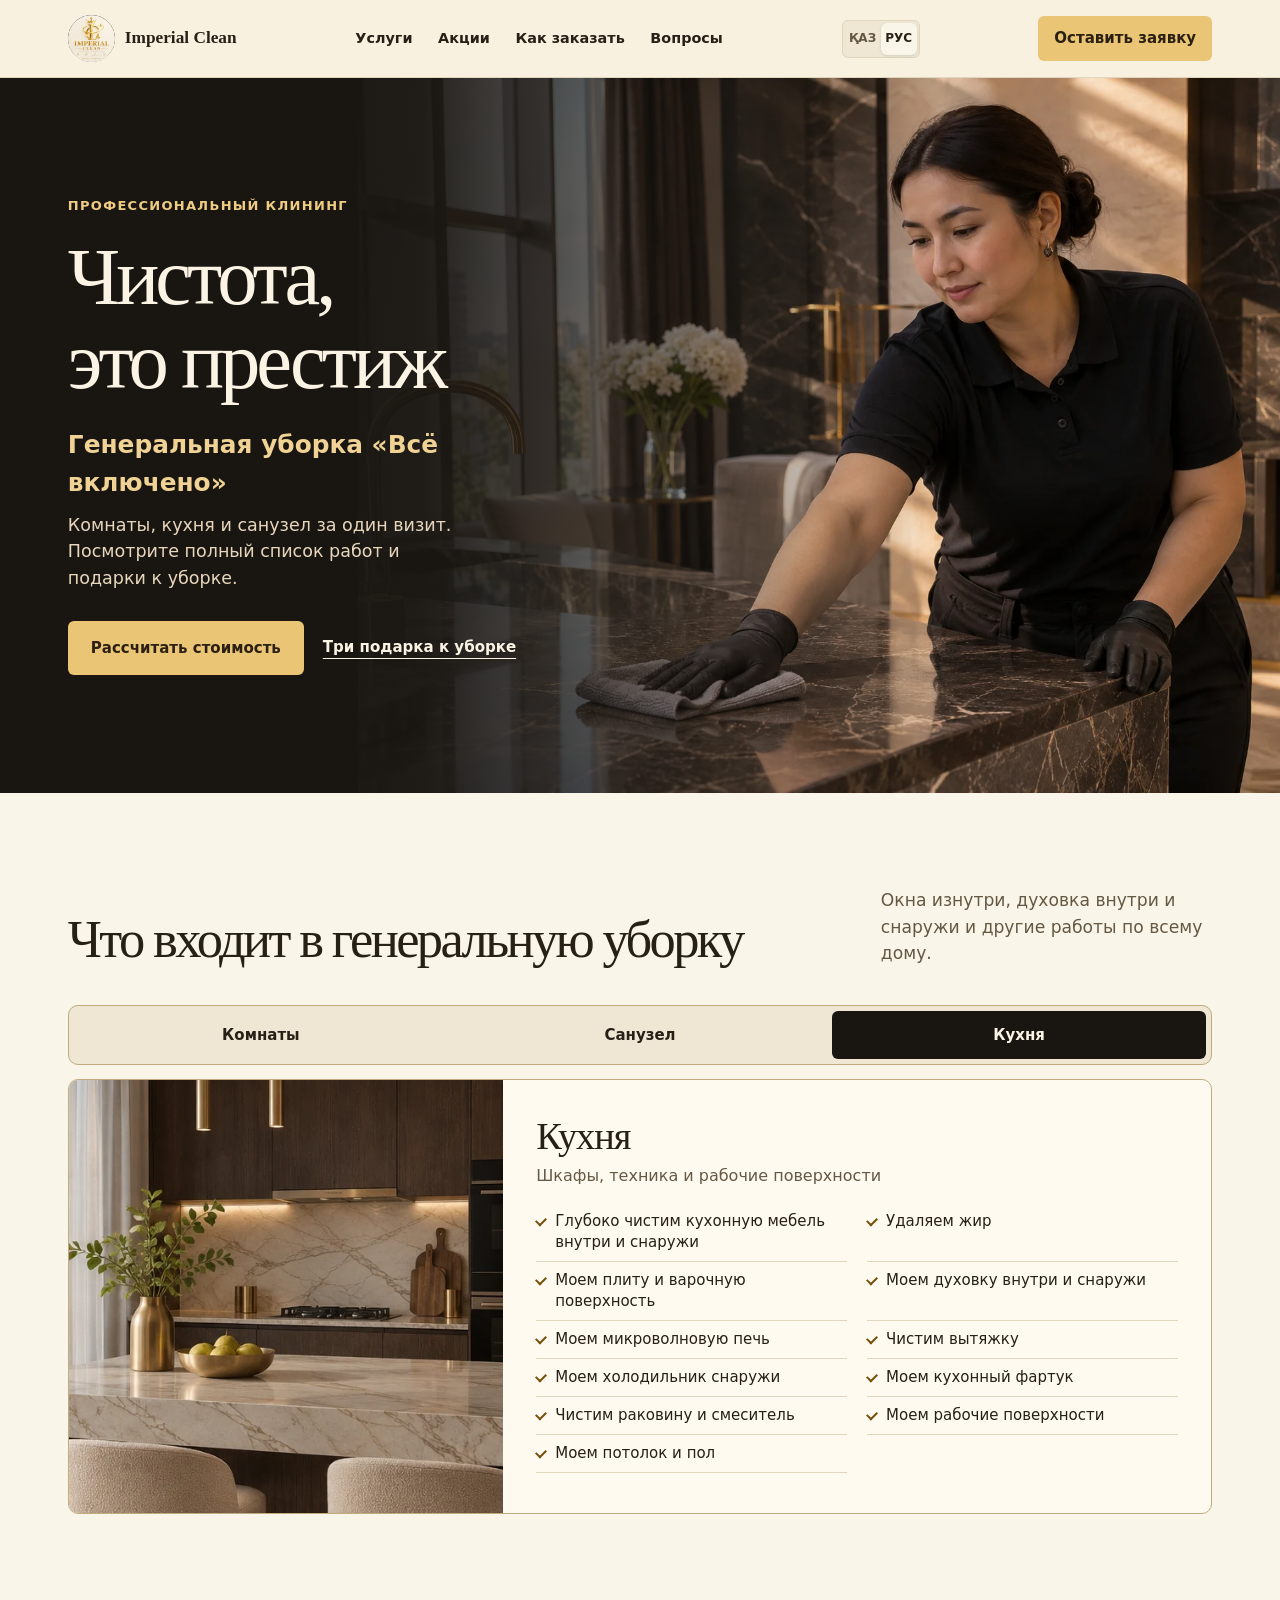
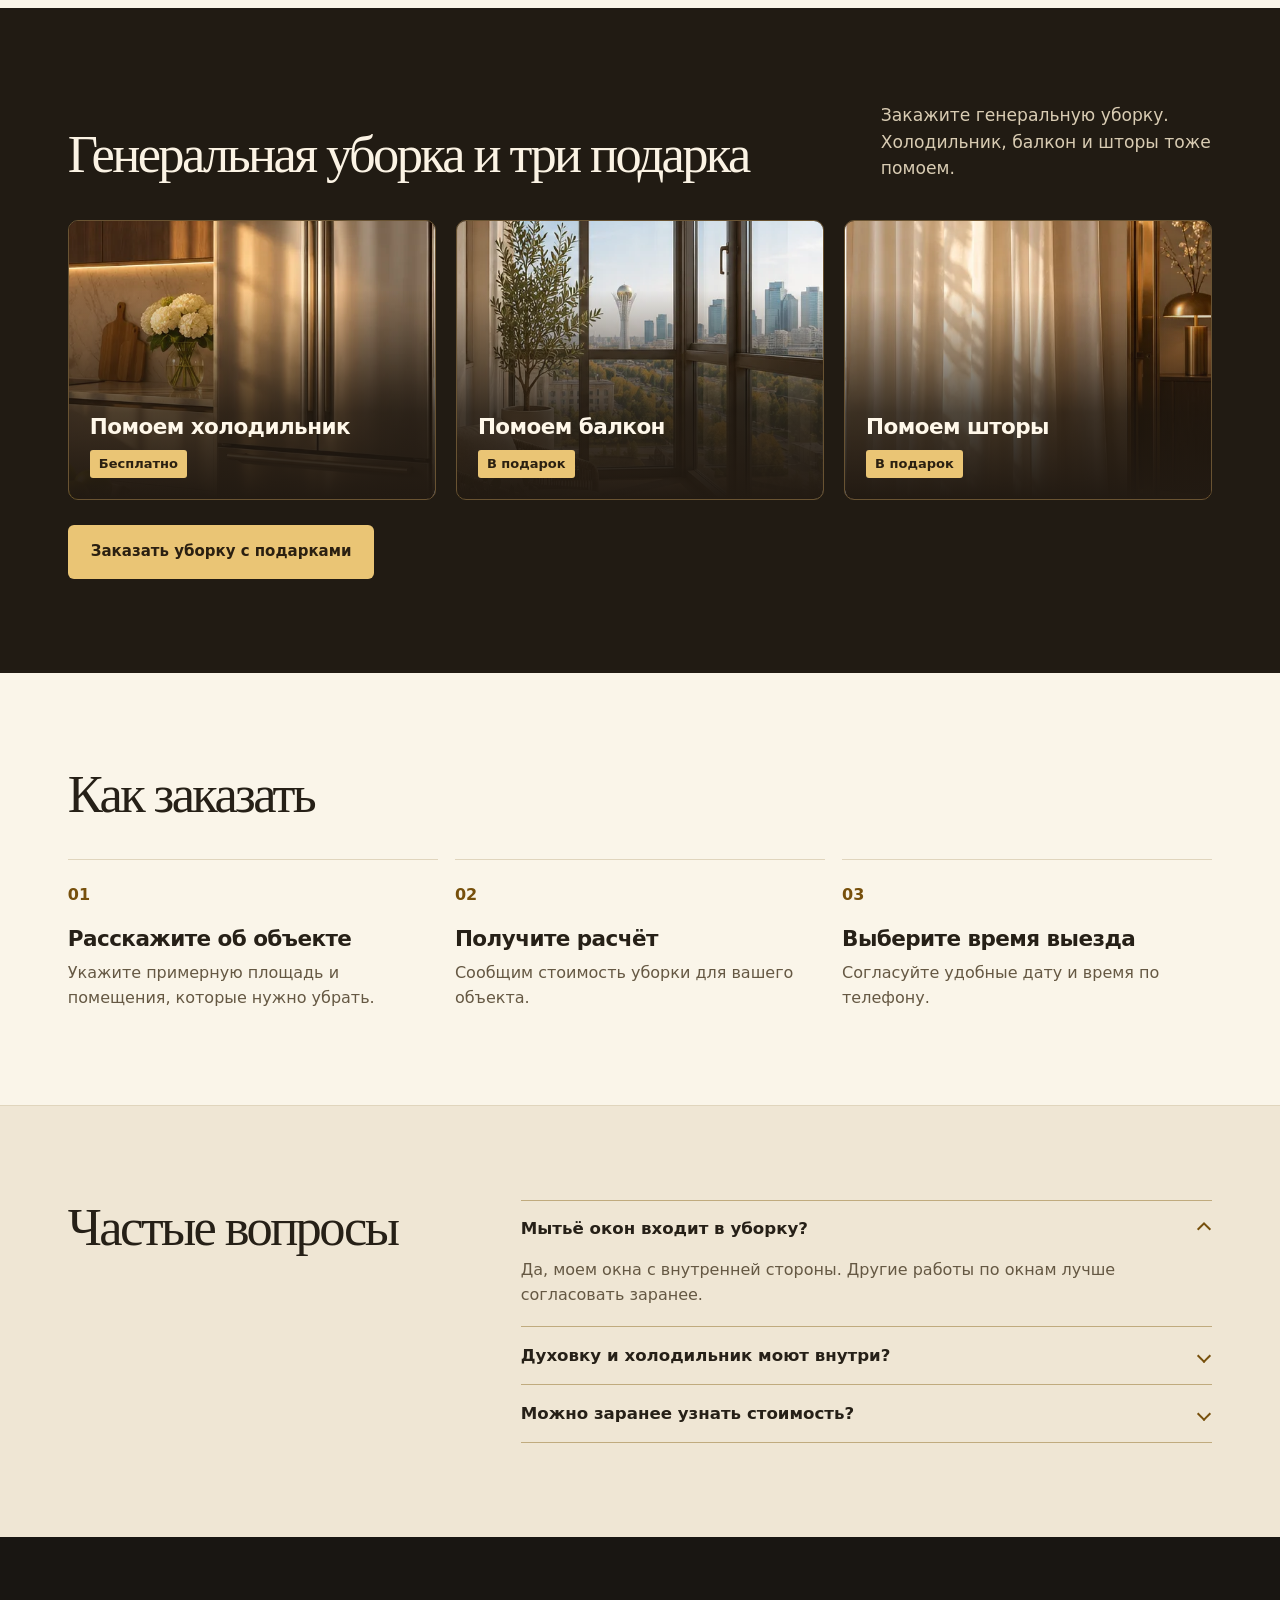
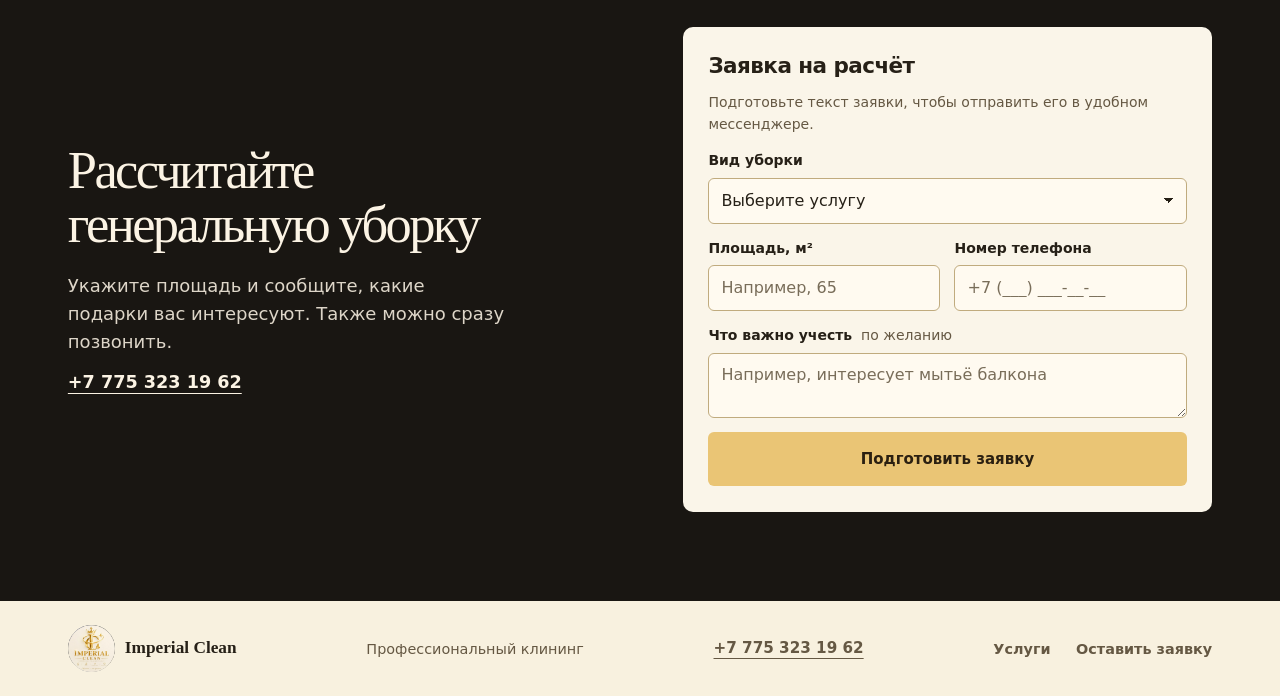
<file: index.html>
<!doctype html>
<html lang="ru">
<head>
  <meta charset="utf-8">
  <meta name="viewport" content="width=device-width, initial-scale=1">
  <meta name="description" content="Комнаты, кухня и санузел за один визит. Посмотрите полный список работ и подарки к уборке.">
  <meta name="theme-color" content="#141310">
  <title>Imperial Clean | Генеральная уборка «Всё включено»</title>
  <link rel="alternate" hreflang="ru" href="index.html">
  <link rel="alternate" hreflang="kk" href="kk.html">
  <link rel="icon" href="assets/logo.png" type="image/png">
  <link rel="stylesheet" href="shared/landing.css">
  <link rel="stylesheet" href="shared/brand.css">
  <script src="shared/landing.js" defer></script>
</head>
<body class="imperial_clean" id="top" data-brand="Imperial Clean">
  <a class="skip-link" href="#main">Перейти к содержанию</a>
  <header class="top">
    <div class="wrap top-inner">
      <a class="logo" href="#top" aria-label="Imperial Clean — в начало"><img src="assets/logo.png" alt="" decoding="async"><span>Imperial Clean</span></a>
      <nav class="language-switch" aria-label="Язык сайта">
        <a href="kk.html" hreflang="kk" lang="kk" aria-label="Қазақша" data-language-link>ҚАЗ</a>
        <a href="index.html" hreflang="ru" lang="ru" aria-label="Русский" aria-current="page" data-language-link>РУС</a>
      </nav>
      <button class="menu-toggle" type="button" aria-label="Открыть меню" aria-expanded="false" aria-controls="site-nav" hidden>
        <span class="menu-icon" aria-hidden="true"><span></span><span></span><span></span></span>
        <span class="menu-label">Меню</span>
      </button>
      <nav class="nav" id="site-nav" aria-label="Главное меню">
        <a href="#services">Услуги</a>
        <a href="#details">Акции</a>
        <a href="#process">Как заказать</a>
        <a href="#faq">Вопросы</a>
        <a class="mobile-menu-cta" href="#contact">Оставить заявку</a>
      </nav>
      <a class="button top-cta" href="#contact">Оставить заявку</a>
    </div>
    <div class="scroll-progress" aria-hidden="true"></div>
  </header>
  <main id="main">
    <section class="hero client-hero" aria-labelledby="hero-title">
      <img class="hero-photo" src="assets/hero.webp" alt="Клинер протирает столешницу в квартире" width="1536" height="1024" fetchpriority="high">
      <div class="wrap hero-grid">
        <div class="hero-text">
          <p class="kicker">Профессиональный клининг</p>
          <p class="hero-mobile-package">Всё включено</p>
          <h1 id="hero-title"><span class="hero-slogan">Чистота,<br> это престиж</span><span class="hero-service">Генеральная уборка</span></h1>
          <p class="hero-package">Генеральная уборка «Всё включено»</p>
          <p class="description">Комнаты, кухня и санузел за один визит. Посмотрите полный список работ и подарки к уборке.</p>
          <p class="hero-mobile-description">Комнаты, кухня и санузел. Моем окна изнутри и духовку с обеих сторон.</p>
          <div class="hero-cta">
            <a class="button" href="#contact" data-service="Генеральная уборка">Рассчитать стоимость</a>
            <a class="hero-link" href="#details">Три подарка к уборке</a>
          </div>
          <p class="hero-mobile-slogan">Чистота, это престиж</p>
        </div>
      </div>
    </section>
    <section id="services" class="pad services" aria-labelledby="services-title">
      <div class="wrap">
        <div class="section-title" data-reveal>
          <h2 id="services-title">Что входит в генеральную уборку</h2>
          <p class="aside">Окна изнутри, духовка внутри и снаружи и другие работы по всему дому.</p>
        </div>
        <fieldset class="zone-checklist" data-reveal>
          <legend class="sr-only">Зоны уборки</legend>
          <input class="zone-radio" type="radio" name="cleaning-zone" id="zone-rooms" aria-controls="checklist-rooms">
          <input class="zone-radio" type="radio" name="cleaning-zone" id="zone-bathroom" aria-controls="checklist-bathroom">
          <input class="zone-radio" type="radio" name="cleaning-zone" id="zone-kitchen" aria-controls="checklist-kitchen" checked>
          <div class="zone-controls">
            <label for="zone-rooms">Комнаты</label>
            <label for="zone-bathroom">Санузел</label>
            <label for="zone-kitchen">Кухня</label>
          </div>
          <article class="zone-panel zone-rooms" id="checklist-rooms" aria-labelledby="checklist-rooms-title">
            <div class="zone-photo">
              <img src="assets/zone-1.webp" alt="" width="512" height="1024" loading="lazy" decoding="async">
            </div>
            <div class="zone-copy">
              <h3 id="checklist-rooms-title">Комнаты</h3>
              <p>Окна, мебель и поверхности</p>
              <ul class="zone-list" role="list">
                <li>Моем окна изнутри</li>
                <li>Моем потолки</li>
                <li>Удаляем пыль со стен</li>
                <li>Протираем мебель и предметы интерьера</li>
                <li>Моем люстры, бра и плафоны</li>
                <li>Моем радиаторы и батареи</li>
                <li>Протираем двери, ручки, розетки и выключатели</li>
                <li>Чистим мягкую мебель и ковры пылесосом</li>
                <li>Моем полы и плинтусы</li>
                <li>Моем зеркала и стеклянные поверхности</li>
              </ul>
            </div>
          </article>
          <article class="zone-panel zone-bathroom" id="checklist-bathroom" aria-labelledby="checklist-bathroom-title">
            <div class="zone-photo">
              <img src="assets/zone-2.webp" alt="" width="512" height="1024" loading="lazy" decoding="async">
            </div>
            <div class="zone-copy">
              <h3 id="checklist-bathroom-title">Санузел</h3>
              <p>Плитка и вся сантехника</p>
              <ul class="zone-list" role="list">
                <li>Моем потолок, стены и плитку</li>
                <li>Дезинфицируем сантехнику</li>
                <li>Моем унитаз, ванну, душ и раковину</li>
                <li>Чистим смесители</li>
                <li>Моем зеркала и полки</li>
                <li>Моем стиральную машину снаружи</li>
                <li>Моем пол</li>
              </ul>
            </div>
          </article>
          <article class="zone-panel zone-kitchen" id="checklist-kitchen" aria-labelledby="checklist-kitchen-title">
            <div class="zone-photo">
              <img src="assets/zone-3.webp" alt="" width="512" height="1024" loading="lazy" decoding="async">
            </div>
            <div class="zone-copy">
              <h3 id="checklist-kitchen-title">Кухня</h3>
              <p>Шкафы, техника и рабочие поверхности</p>
              <ul class="zone-list" role="list">
                <li>Глубоко чистим кухонную мебель внутри и снаружи</li>
                <li>Удаляем жир</li>
                <li>Моем плиту и варочную поверхность</li>
                <li>Моем духовку внутри и снаружи</li>
                <li>Моем микроволновую печь</li>
                <li>Чистим вытяжку</li>
                <li>Моем холодильник снаружи</li>
                <li>Моем кухонный фартук</li>
                <li>Чистим раковину и смеситель</li>
                <li>Моем рабочие поверхности</li>
                <li>Моем потолок и пол</li>
              </ul>
            </div>
          </article>
        </fieldset>
      </div>
    </section>
    <section id="details" class="pad offers" aria-labelledby="details-title">
      <div class="wrap">
        <div class="section-title" data-reveal>
          <h2 id="details-title">Генеральная уборка и три подарка</h2>
          <p class="aside">Закажите генеральную уборку. Холодильник, балкон и шторы тоже помоем.</p>
        </div>
        <div class="offer-grid">
          <article class="offer-card" data-reveal>
            <img src="assets/offer-1.webp" alt="" loading="lazy" width="512" height="1024">
            <div>
              <h3>Помоем холодильник</h3>
              <p class="offer-gift">Бесплатно</p>
            </div>
          </article>
          <article class="offer-card" data-reveal>
            <img src="assets/offer-2.webp" alt="" loading="lazy" width="512" height="1024">
            <div>
              <h3>Помоем балкон</h3>
              <p class="offer-gift">В подарок</p>
            </div>
          </article>
          <article class="offer-card" data-reveal>
            <img src="assets/offer-3.webp" alt="" loading="lazy" width="512" height="1024">
            <div>
              <h3>Помоем шторы</h3>
              <p class="offer-gift">В подарок</p>
            </div>
          </article>
        </div>
        <a class="button offer-cta" href="#contact" data-service="Генеральная уборка">Заказать уборку с подарками</a>
      </div>
    </section>
    <section id="process" class="pad standards" aria-labelledby="process-title">
      <div class="wrap">
        <div class="section-title" data-reveal><h2 id="process-title">Как заказать</h2></div>
        <ol class="steps" role="list">
          <li class="step" data-reveal>
            <span class="step-number" aria-hidden="true">01</span>
            <h3>Расскажите об объекте</h3>
            <p>Укажите примерную площадь и помещения, которые нужно убрать.</p>
          </li>
          <li class="step" data-reveal>
            <span class="step-number" aria-hidden="true">02</span>
            <h3>Получите расчёт</h3>
            <p>Сообщим стоимость уборки для вашего объекта.</p>
          </li>
          <li class="step" data-reveal>
            <span class="step-number" aria-hidden="true">03</span>
            <h3>Выберите время выезда</h3>
            <p>Согласуйте удобные дату и время по телефону.</p>
          </li>
        </ol>
      </div>
    </section>
    <section id="faq" class="pad faq" aria-labelledby="faq-title">
      <div class="wrap" data-reveal>
        <h2 id="faq-title">Частые вопросы</h2>
        <div>
          <details name="faq" open>
            <summary>Мытьё окон входит в уборку?</summary>
            <p>Да, моем окна с внутренней стороны. Другие работы по окнам лучше согласовать заранее.</p>
          </details>
          <details name="faq">
            <summary>Духовку и холодильник моют внутри?</summary>
            <p>Духовку моем внутри и снаружи. В стандартный список входит мытьё холодильника снаружи.</p>
          </details>
          <details name="faq">
            <summary>Можно заранее узнать стоимость?</summary>
            <p>Укажите площадь и расскажите о помещении. Дополнительные задачи и подарки можно обсудить при расчёте.</p>
          </details>
        </div>
      </div>
    </section>
    <section class="contact" id="contact" aria-labelledby="contact-title">
      <div class="wrap">
        <div data-reveal>
          <h2 id="contact-title">Рассчитайте генеральную уборку</h2>
          <p>Укажите площадь и сообщите, какие подарки вас интересуют. Также можно сразу позвонить.</p>
          <a class="client-phone" href="tel:+77753231962">+7 775 323 19 62</a>
        </div>
        <form id="quote-form" data-reveal>
          <h3 class="full">Заявка на расчёт</h3>
          <p class="form-hint full">Подготовьте текст заявки, чтобы отправить его в удобном мессенджере.</p>
          <label class="full" for="service">Вид уборки
            <select id="service" name="service" required>
              <option value="">Выберите услугу</option>
              <option>Генеральная уборка</option>
            </select>
          </label>
          <label for="area">Площадь, м²
            <input id="area" name="area" type="number" min="1" step="any" inputmode="decimal" placeholder="Например, 65">
          </label>
          <label for="phone">Номер телефона
            <input id="phone" name="phone" type="tel" autocomplete="tel" inputmode="tel" maxlength="32" placeholder="+7 (___) ___-__-__" required>
          </label>
          <label class="full" for="notes">Что важно учесть <span>по желанию</span>
            <textarea id="notes" name="notes" rows="2" maxlength="500" placeholder="Например, интересует мытьё балкона"></textarea>
          </label>
          <button class="button full" type="submit" disabled>Подготовить заявку</button>
          <noscript class="full"><p class="form-hint">Включите JavaScript, чтобы подготовить текст заявки.</p></noscript>
          <div class="form-result full" id="quote-result" hidden>
            <p class="result-status" id="quote-status" role="status"></p>
            <label for="quote-message">Текст заявки</label>
            <textarea id="quote-message" rows="5" readonly></textarea>
            <div class="result-actions">
              <button class="button button-outline" id="quote-copy" type="button">Скопировать</button>
              <button class="button" id="quote-share" type="button" hidden>Поделиться</button>
            </div>
          </div>
        </form>
      </div>
    </section>
  </main>
  <footer class="foot">
    <div class="wrap">
      <a class="logo" href="#top" aria-label="Imperial Clean — в начало"><img src="assets/logo.png" alt="" decoding="async"><span>Imperial Clean</span></a>
      <span>Профессиональный клининг</span>
      <a class="client-phone" href="tel:+77753231962">+7 775 323 19 62</a>
      <nav aria-label="Подвал">
        <a href="#services">Услуги</a>
        <a href="#contact">Оставить заявку</a>
      </nav>
    </div>
  </footer>
</body>
</html>
</file>
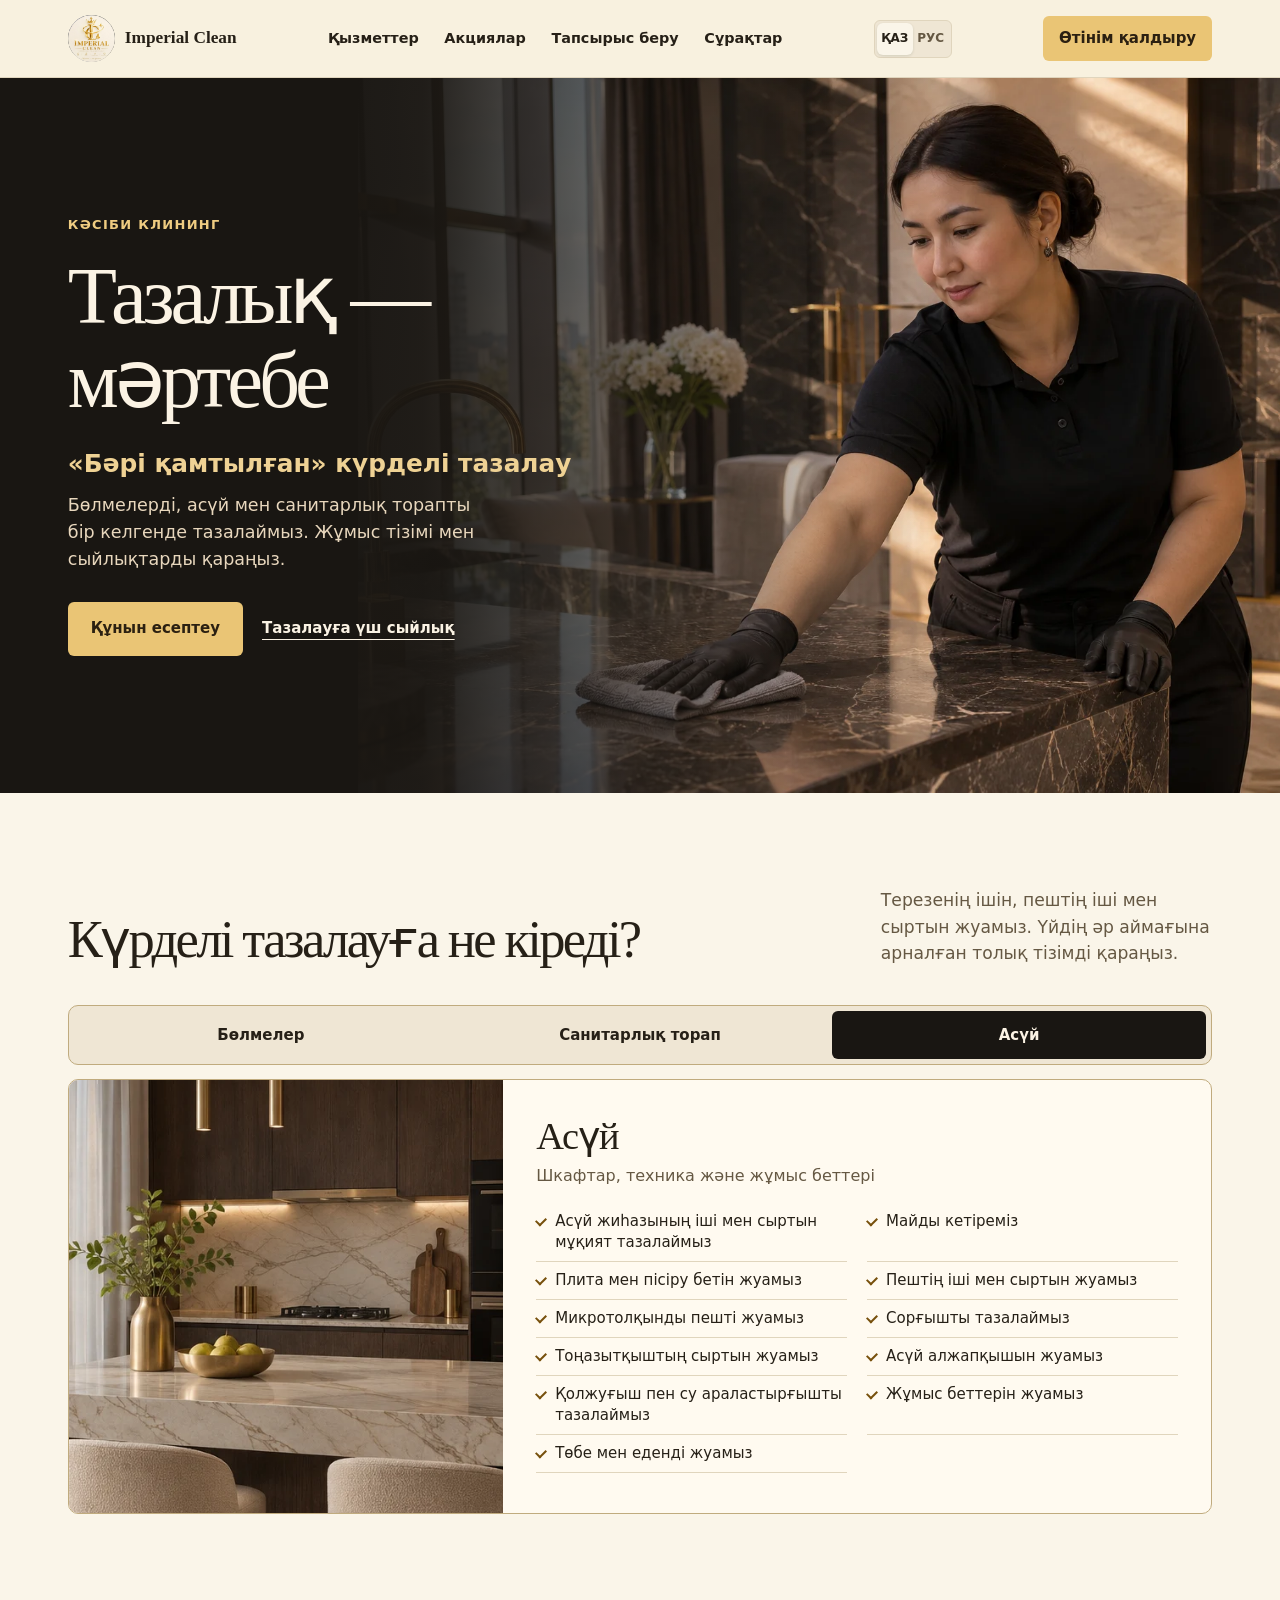
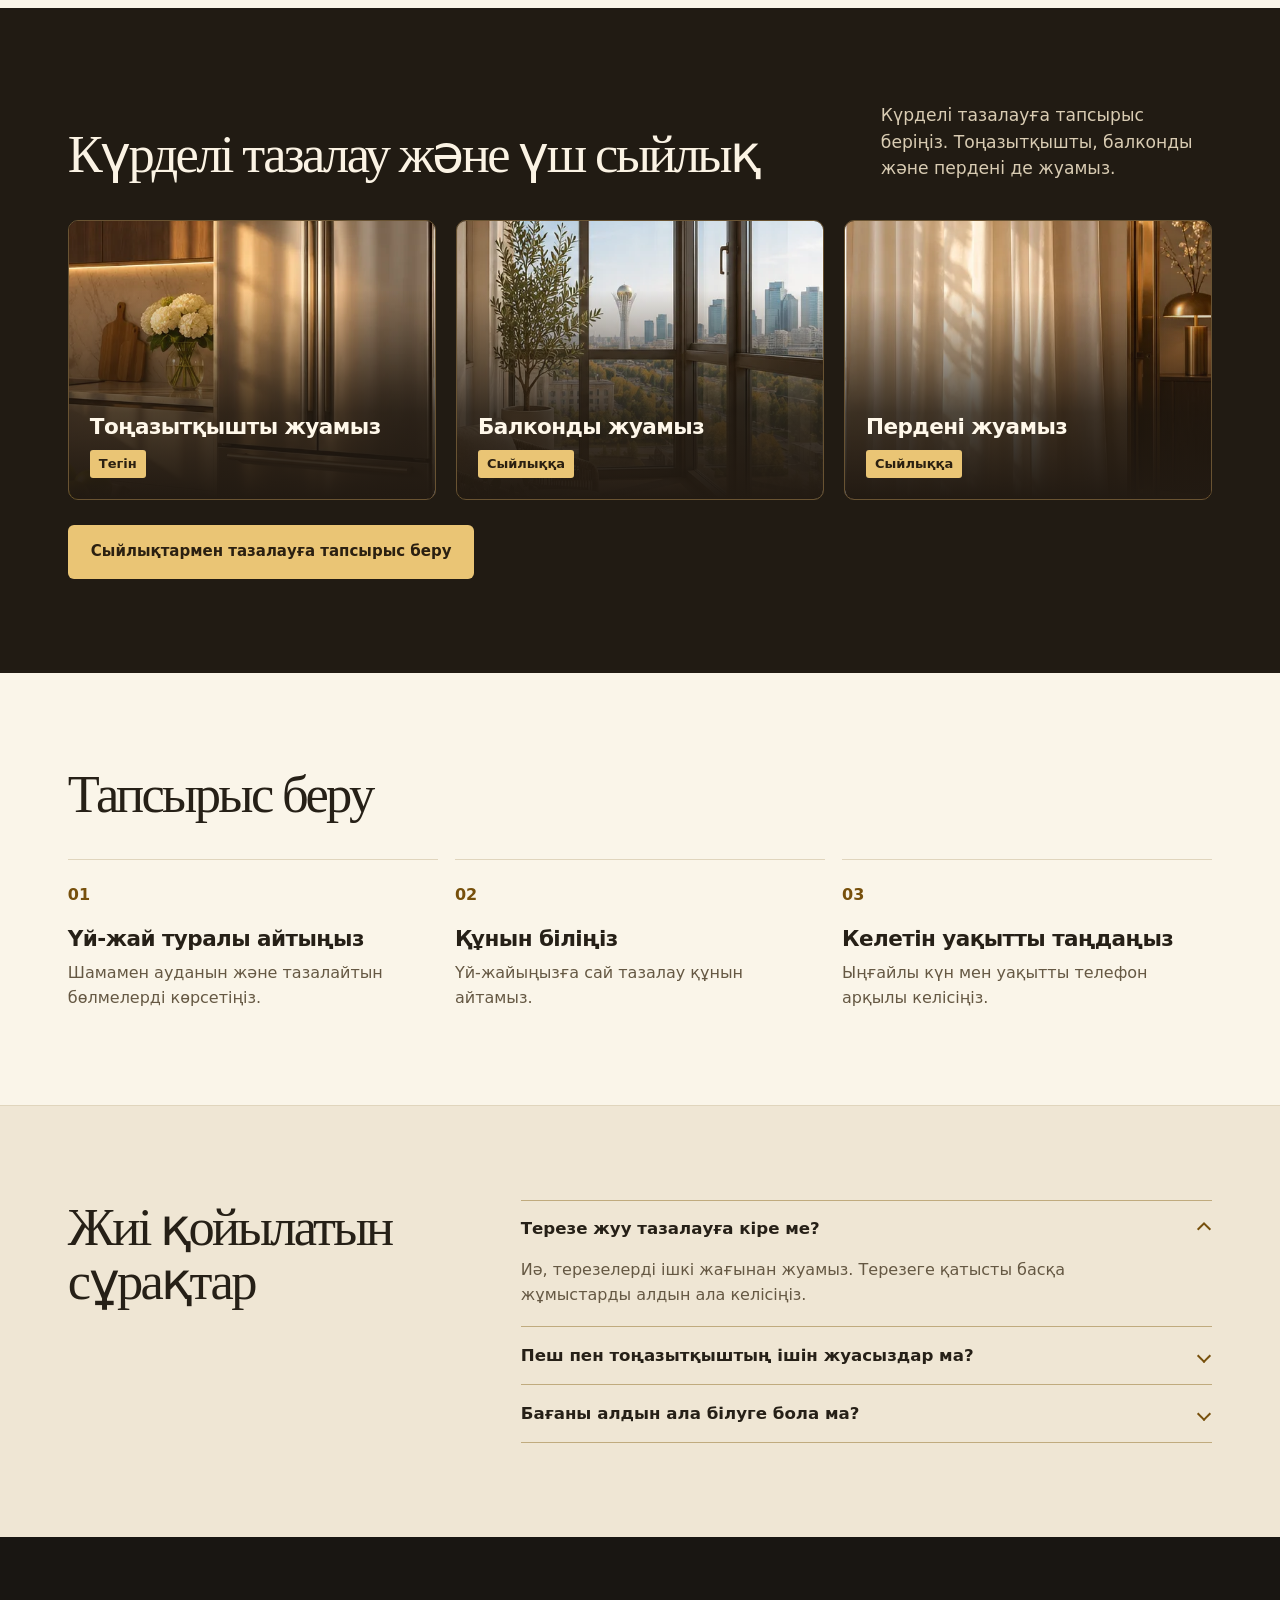
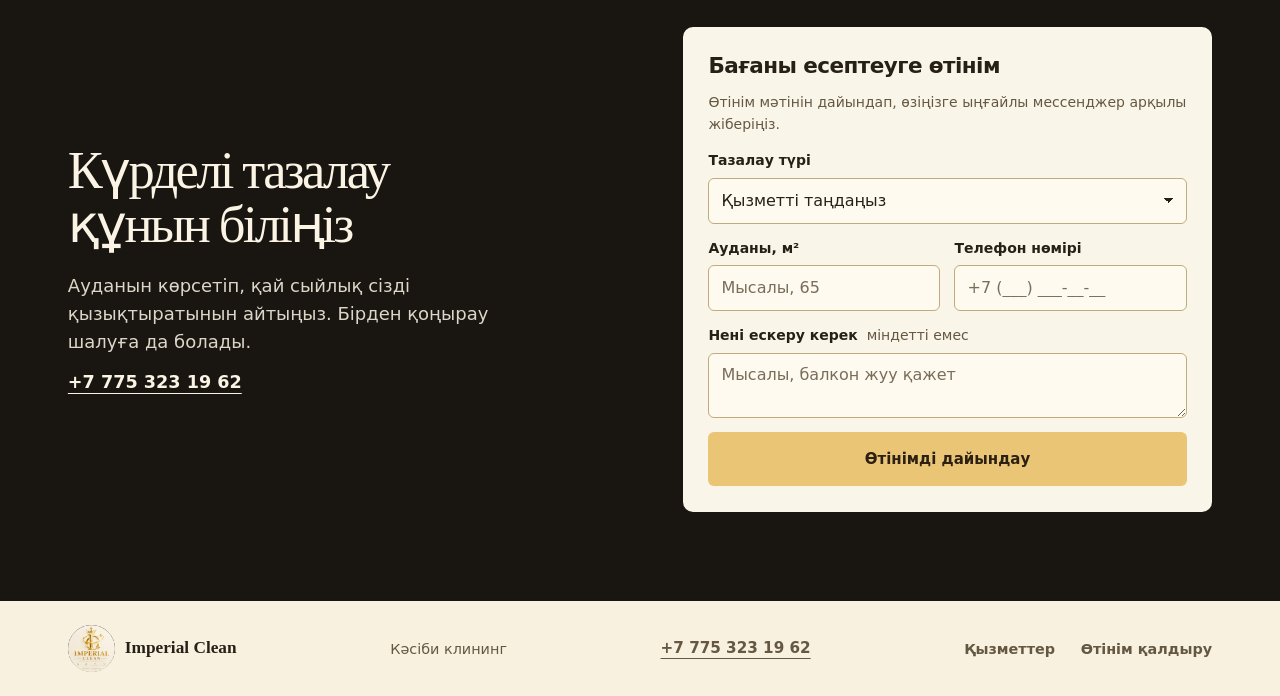
<file: kk.html>
<!doctype html>
<html lang="kk">
<head>
  <meta charset="utf-8">
  <meta name="viewport" content="width=device-width, initial-scale=1">
  <meta name="description" content="Бөлмелерді, асүй мен санитарлық торапты бір келгенде тазалаймыз. Жұмыс тізімі мен сыйлықтарды қараңыз.">
  <meta name="theme-color" content="#141310">
  <title>Imperial Clean | «Бәрі қамтылған» күрделі тазалау</title>
  <link rel="alternate" hreflang="ru" href="index.html">
  <link rel="alternate" hreflang="kk" href="kk.html">
  <link rel="icon" href="assets/logo.png" type="image/png">
  <link rel="stylesheet" href="shared/landing.css">
  <link rel="stylesheet" href="shared/brand.css">
  <script src="shared/landing.js" defer></script>
</head>
<body class="imperial_clean" id="top" data-brand="Imperial Clean">
  <a class="skip-link" href="#main">Мазмұнға өту</a>
  <header class="top">
    <div class="wrap top-inner">
      <a class="logo" href="#top" aria-label="Imperial Clean — беттің басына"><img src="assets/logo.png" alt="" decoding="async"><span>Imperial Clean</span></a>
      <nav class="language-switch" aria-label="Сайт тілі">
        <a href="kk.html" hreflang="kk" lang="kk" aria-label="Қазақша" aria-current="page" data-language-link>ҚАЗ</a>
        <a href="index.html" hreflang="ru" lang="ru" aria-label="Русский" data-language-link>РУС</a>
      </nav>
      <button class="menu-toggle" type="button" aria-label="Мәзірді ашу" aria-expanded="false" aria-controls="site-nav" hidden>
        <span class="menu-icon" aria-hidden="true"><span></span><span></span><span></span></span>
        <span class="menu-label">Мәзір</span>
      </button>
      <nav class="nav" id="site-nav" aria-label="Басты мәзір">
        <a href="#services">Қызметтер</a>
        <a href="#details">Акциялар</a>
        <a href="#process">Тапсырыс беру</a>
        <a href="#faq">Сұрақтар</a>
        <a class="mobile-menu-cta" href="#contact">Өтінім қалдыру</a>
      </nav>
      <a class="button top-cta" href="#contact">Өтінім қалдыру</a>
    </div>
    <div class="scroll-progress" aria-hidden="true"></div>
  </header>
  <main id="main">
    <section class="hero client-hero" aria-labelledby="hero-title">
      <img class="hero-photo" src="assets/hero.webp" alt="Клинер пәтердің асүйіндегі үстел бетін сүртіп жатыр" width="1536" height="1024" fetchpriority="high">
      <div class="wrap hero-grid">
        <div class="hero-text">
          <p class="kicker">Кәсіби клининг</p>
          <p class="hero-mobile-package">Бәрі қамтылған</p>
          <h1 id="hero-title"><span class="hero-slogan">Тазалық —<br> мәртебе</span><span class="hero-service">Күрделі тазалау</span></h1>
          <p class="hero-package">«Бәрі қамтылған» күрделі тазалау</p>
          <p class="description">Бөлмелерді, асүй мен санитарлық торапты бір келгенде тазалаймыз. Жұмыс тізімі мен сыйлықтарды қараңыз.</p>
          <p class="hero-mobile-description">Бөлмелер, асүй және санитарлық торап. Терезені ішінен, пешті екі жағынан жуамыз.</p>
          <div class="hero-cta">
            <a class="button" href="#contact" data-service="Күрделі тазалау">Құнын есептеу</a>
            <a class="hero-link" href="#details">Тазалауға үш сыйлық</a>
          </div>
          <p class="hero-mobile-slogan">Тазалық — мәртебе</p>
        </div>
      </div>
    </section>
    <section id="services" class="pad services" aria-labelledby="services-title">
      <div class="wrap">
        <div class="section-title" data-reveal>
          <h2 id="services-title">Күрделі тазалауға не кіреді?</h2>
          <p class="aside">Терезенің ішін, пештің іші мен сыртын жуамыз. Үйдің әр аймағына арналған толық тізімді қараңыз.</p>
        </div>
        <fieldset class="zone-checklist" data-reveal>
          <legend class="sr-only">Тазалау аймақтары</legend>
          <input class="zone-radio" type="radio" name="cleaning-zone" id="zone-rooms" aria-controls="checklist-rooms">
          <input class="zone-radio" type="radio" name="cleaning-zone" id="zone-bathroom" aria-controls="checklist-bathroom">
          <input class="zone-radio" type="radio" name="cleaning-zone" id="zone-kitchen" aria-controls="checklist-kitchen" checked>
          <div class="zone-controls">
            <label for="zone-rooms">Бөлмелер</label>
            <label for="zone-bathroom">Санитарлық торап</label>
            <label for="zone-kitchen">Асүй</label>
          </div>
          <article class="zone-panel zone-rooms" id="checklist-rooms" aria-labelledby="checklist-rooms-title">
            <div class="zone-photo">
              <img src="assets/zone-1.webp" alt="" width="512" height="1024" loading="lazy" decoding="async">
            </div>
            <div class="zone-copy">
              <h3 id="checklist-rooms-title">Бөлмелер</h3>
              <p>Терезелер, жиһаз және басқа беттер</p>
              <ul class="zone-list" role="list">
                <li>Терезенің ішкі бетін жуамыз</li>
                <li>Төбені жуамыз</li>
                <li>Қабырғадағы шаңды кетіреміз</li>
                <li>Жиһаз бен интерьер заттарын сүртеміз</li>
                <li>Люстраны, қабырға шамдарын және плафондарды жуамыз</li>
                <li>Жылыту радиаторлары мен батареяларды жуамыз</li>
                <li>Есіктерді, тұтқаларды, розеткалар мен ажыратқыштарды сүртеміз</li>
                <li>Жұмсақ жиһаз бен кілемді шаңсорғышпен тазалаймыз</li>
                <li>Еден мен еден жиегін жуамыз</li>
                <li>Айна мен әйнек беттерді жуамыз</li>
              </ul>
            </div>
          </article>
          <article class="zone-panel zone-bathroom" id="checklist-bathroom" aria-labelledby="checklist-bathroom-title">
            <div class="zone-photo">
              <img src="assets/zone-2.webp" alt="" width="512" height="1024" loading="lazy" decoding="async">
            </div>
            <div class="zone-copy">
              <h3 id="checklist-bathroom-title">Санитарлық торап</h3>
              <p>Тақтайша және барлық сантехника</p>
              <ul class="zone-list" role="list">
                <li>Төбені, қабырға мен тақтайшаны жуамыз</li>
                <li>Сантехниканы дезинфекциялаймыз</li>
                <li>Унитаз, ванна, душ пен қолжуғышты жуамыз</li>
                <li>Су араластырғыштарды тазалаймыз</li>
                <li>Айна мен сөрелерді жуамыз</li>
                <li>Кір жуғыш машинаның сыртын жуамыз</li>
                <li>Еденді жуамыз</li>
              </ul>
            </div>
          </article>
          <article class="zone-panel zone-kitchen" id="checklist-kitchen" aria-labelledby="checklist-kitchen-title">
            <div class="zone-photo">
              <img src="assets/zone-3.webp" alt="" width="512" height="1024" loading="lazy" decoding="async">
            </div>
            <div class="zone-copy">
              <h3 id="checklist-kitchen-title">Асүй</h3>
              <p>Шкафтар, техника және жұмыс беттері</p>
              <ul class="zone-list" role="list">
                <li>Асүй жиһазының іші мен сыртын мұқият тазалаймыз</li>
                <li>Майды кетіреміз</li>
                <li>Плита мен пісіру бетін жуамыз</li>
                <li>Пештің іші мен сыртын жуамыз</li>
                <li>Микротолқынды пешті жуамыз</li>
                <li>Сорғышты тазалаймыз</li>
                <li>Тоңазытқыштың сыртын жуамыз</li>
                <li>Асүй алжапқышын жуамыз</li>
                <li>Қолжуғыш пен су араластырғышты тазалаймыз</li>
                <li>Жұмыс беттерін жуамыз</li>
                <li>Төбе мен еденді жуамыз</li>
              </ul>
            </div>
          </article>
        </fieldset>
      </div>
    </section>
    <section id="details" class="pad offers" aria-labelledby="details-title">
      <div class="wrap">
        <div class="section-title" data-reveal>
          <h2 id="details-title">Күрделі тазалау және үш сыйлық</h2>
          <p class="aside">Күрделі тазалауға тапсырыс беріңіз. Тоңазытқышты, балконды және пердені де жуамыз.</p>
        </div>
        <div class="offer-grid">
          <article class="offer-card" data-reveal>
            <img src="assets/offer-1.webp" alt="" loading="lazy" width="512" height="1024">
            <div>
              <h3>Тоңазытқышты жуамыз</h3>
              <p class="offer-gift">Тегін</p>
            </div>
          </article>
          <article class="offer-card" data-reveal>
            <img src="assets/offer-2.webp" alt="" loading="lazy" width="512" height="1024">
            <div>
              <h3>Балконды жуамыз</h3>
              <p class="offer-gift">Сыйлыққа</p>
            </div>
          </article>
          <article class="offer-card" data-reveal>
            <img src="assets/offer-3.webp" alt="" loading="lazy" width="512" height="1024">
            <div>
              <h3>Пердені жуамыз</h3>
              <p class="offer-gift">Сыйлыққа</p>
            </div>
          </article>
        </div>
        <a class="button offer-cta" href="#contact" data-service="Күрделі тазалау">Сыйлықтармен тазалауға тапсырыс беру</a>
      </div>
    </section>
    <section id="process" class="pad standards" aria-labelledby="process-title">
      <div class="wrap">
        <div class="section-title" data-reveal><h2 id="process-title">Тапсырыс беру</h2></div>
        <ol class="steps" role="list">
          <li class="step" data-reveal>
            <span class="step-number" aria-hidden="true">01</span>
            <h3>Үй-жай туралы айтыңыз</h3>
            <p>Шамамен ауданын және тазалайтын бөлмелерді көрсетіңіз.</p>
          </li>
          <li class="step" data-reveal>
            <span class="step-number" aria-hidden="true">02</span>
            <h3>Құнын біліңіз</h3>
            <p>Үй-жайыңызға сай тазалау құнын айтамыз.</p>
          </li>
          <li class="step" data-reveal>
            <span class="step-number" aria-hidden="true">03</span>
            <h3>Келетін уақытты таңдаңыз</h3>
            <p>Ыңғайлы күн мен уақытты телефон арқылы келісіңіз.</p>
          </li>
        </ol>
      </div>
    </section>
    <section id="faq" class="pad faq" aria-labelledby="faq-title">
      <div class="wrap" data-reveal>
        <h2 id="faq-title">Жиі қойылатын сұрақтар</h2>
        <div>
          <details name="faq" open>
            <summary>Терезе жуу тазалауға кіре ме?</summary>
            <p>Иә, терезелерді ішкі жағынан жуамыз. Терезеге қатысты басқа жұмыстарды алдын ала келісіңіз.</p>
          </details>
          <details name="faq">
            <summary>Пеш пен тоңазытқыштың ішін жуасыздар ма?</summary>
            <p>Пештің іші мен сыртын жуамыз. Негізгі тізімде тоңазытқыштың сыртын жуу бар.</p>
          </details>
          <details name="faq">
            <summary>Бағаны алдын ала білуге бола ма?</summary>
            <p>Ауданын көрсетіп, үй-жай туралы айтыңыз. Қосымша жұмыстар мен сыйлықтарды бағаны есептегенде талқылай аласыз.</p>
          </details>
        </div>
      </div>
    </section>
    <section class="contact" id="contact" aria-labelledby="contact-title">
      <div class="wrap">
        <div data-reveal>
          <h2 id="contact-title">Күрделі тазалау құнын біліңіз</h2>
          <p>Ауданын көрсетіп, қай сыйлық сізді қызықтыратынын айтыңыз. Бірден қоңырау шалуға да болады.</p>
          <a class="client-phone" href="tel:+77753231962">+7 775 323 19 62</a>
        </div>
        <form id="quote-form" data-reveal>
          <h3 class="full">Бағаны есептеуге өтінім</h3>
          <p class="form-hint full">Өтінім мәтінін дайындап, өзіңізге ыңғайлы мессенджер арқылы жіберіңіз.</p>
          <label class="full" for="service">Тазалау түрі
            <select id="service" name="service" required>
              <option value="">Қызметті таңдаңыз</option>
              <option>Күрделі тазалау</option>
            </select>
          </label>
          <label for="area">Ауданы, м²
            <input id="area" name="area" type="number" min="1" step="any" inputmode="decimal" placeholder="Мысалы, 65">
          </label>
          <label for="phone">Телефон нөмірі
            <input id="phone" name="phone" type="tel" autocomplete="tel" inputmode="tel" maxlength="32" placeholder="+7 (___) ___-__-__" required>
          </label>
          <label class="full" for="notes">Нені ескеру керек <span>міндетті емес</span>
            <textarea id="notes" name="notes" rows="2" maxlength="500" placeholder="Мысалы, балкон жуу қажет"></textarea>
          </label>
          <button class="button full" type="submit" disabled>Өтінімді дайындау</button>
          <noscript class="full"><p class="form-hint">Өтінім мәтінін дайындау үшін JavaScript қосыңыз.</p></noscript>
          <div class="form-result full" id="quote-result" hidden>
            <p class="result-status" id="quote-status" role="status"></p>
            <label for="quote-message">Өтінім мәтіні</label>
            <textarea id="quote-message" rows="5" readonly></textarea>
            <div class="result-actions">
              <button class="button button-outline" id="quote-copy" type="button">Көшіру</button>
              <button class="button" id="quote-share" type="button" hidden>Бөлісу</button>
            </div>
          </div>
        </form>
      </div>
    </section>
  </main>
  <footer class="foot">
    <div class="wrap">
      <a class="logo" href="#top" aria-label="Imperial Clean — беттің басына"><img src="assets/logo.png" alt="" decoding="async"><span>Imperial Clean</span></a>
      <span>Кәсіби клининг</span>
      <a class="client-phone" href="tel:+77753231962">+7 775 323 19 62</a>
      <nav aria-label="Беттің төменгі бөлігі">
        <a href="#services">Қызметтер</a>
        <a href="#contact">Өтінім қалдыру</a>
      </nav>
    </div>
  </footer>
</body>
</html>
</file>
<file: shared/landing.css>
* { box-sizing: border-box; }

:root {
  font-family: system-ui, -apple-system, "Segoe UI", sans-serif;
  font-synthesis: none;
  scroll-behavior: smooth;
  scroll-padding-top: 96px;
}

body {
  margin: 0;
  background: var(--paper);
  color: var(--ink);
  font-size: 1rem;
  line-height: 1.55;
}

[hidden] { display: none !important; }
a { color: inherit; text-decoration: none; }
img { display: block; max-width: 100%; }
h1, h2, h3, p, figure { margin: 0; }

h1, h2 {
  font-weight: 760;
  letter-spacing: -.055em;
  line-height: 1.04;
  text-wrap: balance;
}

h1 { font-size: clamp(3rem, 5.5vw, 5.35rem); }
h2 { font-size: clamp(2.25rem, 4.1vw, 4.2rem); }
h3 {
  font-size: clamp(1.2rem, 1.68vw, 1.48rem);
  line-height: 1.2;
  letter-spacing: -.026em;
}

:focus-visible {
  outline: 3px solid var(--focus, #007abd);
  outline-offset: 5px;
}

.sr-only, .skip-link:not(:focus) {
  position: absolute;
  width: 1px;
  height: 1px;
  padding: 0;
  margin: -1px;
  overflow: hidden;
  clip-path: inset(50%);
  white-space: nowrap;
}

.skip-link:focus {
  position: fixed;
  z-index: 10;
  top: 10px;
  left: 10px;
  padding: 12px 16px;
  color: var(--ink);
  background: var(--paper);
  border-radius: var(--small);
}

.wrap {
  width: min(1220px, calc(100% - 2 * clamp(20px, 5.3vw, 76px)));
  margin-inline: auto;
}

.pad { padding-block: clamp(64px, 7.35vw, 106px); }

.button, .menu-toggle {
  display: inline-flex;
  align-items: center;
  justify-content: center;
  gap: 10px;
  min-height: 54px;
  padding: 13px 22px;
  border: 1px solid transparent;
  border-radius: var(--small);
  background: var(--accent);
  color: var(--button-ink);
  font: inherit;
  font-size: .9375rem;
  font-weight: 750;
  line-height: 1.25;
  text-align: center;
  cursor: pointer;
  transition: background-color .2s ease, color .2s ease, box-shadow .2s ease, translate .24s ease;
}

.button:hover {
  background: var(--accent-hover);
  box-shadow: 0 7px 18px rgb(13 41 30 / .12);
  translate: 0 -2px;
}

.button:active { translate: 0 0; }
.button:disabled { opacity: .65; cursor: default; translate: none; box-shadow: none; }
.button-outline { background: transparent; border-color: var(--line-strong); color: var(--ink); }
.button-outline:hover { background: var(--tint); }

.top {
  position: sticky;
  z-index: 5;
  top: 0;
  background: var(--header, var(--paper));
  border-bottom: 1px solid var(--line);
  transition: box-shadow .25s ease;
}

.top.is-scrolled { box-shadow: 0 8px 26px rgb(12 38 28 / .08); }

.top-inner, .foot .wrap {
  position: relative;
  display: flex;
  align-items: center;
  justify-content: space-between;
  gap: 22px;
}

.top-inner { min-height: 77px; }

.logo {
  display: inline-flex;
  align-items: center;
  flex: none;
  gap: 10px;
  font-size: clamp(.95rem, 1.35vw, 1.2rem);
  font-weight: 760;
}

.logo img { width: auto; height: 43px; object-fit: contain; }

.nav, .foot nav {
  display: flex;
  align-items: center;
  gap: clamp(16px, 2vw, 31px);
  font-size: .9rem;
  font-weight: 620;
}

.nav a, .foot nav a, .hero-link {
  text-decoration: underline;
  text-decoration-thickness: 1px;
  text-decoration-color: transparent;
  text-underline-offset: 6px;
  transition: text-decoration-color .2s ease, color .2s ease;
}

.nav a:hover, .foot nav a:hover, .hero-link:hover { text-decoration-color: currentColor; }
.top-cta { min-height: 45px; padding: 11px 15px; }
.menu-toggle { display: none; }

.hero { position: relative; isolation: isolate; overflow: clip; }
.hero-grid { position: relative; }
.hero-text { position: relative; z-index: 1; padding-block: 34px; }
.hero-photo { width: 100%; object-fit: cover; }
.hero h1 span { color: var(--hero-accent, var(--mark)); }

.kicker {
  margin-bottom: 19px;
  color: var(--hero-muted, var(--mark));
  font-size: .8125rem;
  font-weight: 750;
  letter-spacing: .1em;
  text-transform: uppercase;
}

.hero .description {
  max-width: 475px;
  margin-block: 24px 29px;
  color: var(--hero-muted, var(--muted));
  font-size: clamp(1.08rem, 1.37vw, 1.24rem);
  line-height: 1.53;
}

.hero-cta { display: flex; align-items: center; flex-wrap: wrap; gap: 19px; }
.hero-link { font-size: .94rem; font-weight: 650; text-decoration-color: currentColor; }

.feature-strip {
  background: var(--strip, var(--tint));
  border-bottom: 1px solid var(--line);
}

.feature-strip .wrap {
  display: grid;
  grid-template-columns: repeat(3, minmax(0, 1fr));
  align-items: center;
  min-height: 102px;
  gap: 24px;
  margin-block: 0;
  padding: 16px 0;
  list-style: none;
}

.feature-strip li {
  display: flex;
  align-items: center;
  gap: 13px;
  font-weight: 650;
  line-height: 1.33;
}

.feature-strip li::before {
  content: "";
  display: block;
  flex: 0 0 30px;
  height: 30px;
  border: 1px solid var(--line-strong);
  border-radius: 50%;
  background:
    linear-gradient(45deg, transparent 44%, var(--mark) 45% 57%, transparent 58%) 8px 14px / 7px 6px,
    linear-gradient(-45deg, transparent 44%, var(--mark) 45% 57%, transparent 58%) 12px 10px / 10px 10px;
  background-repeat: no-repeat;
}

.section-title {
  display: grid;
  grid-template-columns: minmax(0, 1.4fr) minmax(0, .6fr);
  align-items: end;
  gap: 40px;
  margin-bottom: 38px;
}

.section-title .aside, .intro {
  color: var(--muted);
  font-size: clamp(1rem, 1.34vw, 1.16rem);
}

.section-title .aside { max-width: 400px; }

.cards {
  display: grid;
  grid-template-columns: repeat(4, minmax(0, 1fr));
  gap: clamp(12px, 1.5vw, 21px);
}

.card {
  display: flex;
  flex-direction: column;
  overflow: hidden;
  border: 1px solid var(--line);
  border-radius: var(--radius);
  background: var(--card, #fff);
  transition: border-color .24s ease, box-shadow .28s ease, translate .28s ease;
}

@media (hover: hover) {
  .card:hover {
    border-color: var(--line-strong);
    box-shadow: 0 12px 30px rgb(19 53 40 / .09);
    translate: 0 -4px;
  }

  .card:hover img { scale: 1.045; }
}

.card:focus-within { border-color: var(--mark); }
.card-media { overflow: hidden; }
.card img {
  width: 100%;
  height: 100%;
  min-height: 160px;
  aspect-ratio: 1.52;
  object-fit: cover;
  transition: scale .55s cubic-bezier(.2, .65, .3, 1);
}

.card-body {
  display: flex;
  flex: 1;
  flex-direction: column;
  align-items: start;
  gap: 11px;
  min-width: 0;
  padding: clamp(17px, 1.55vw, 23px);
}

.card-body p { color: var(--muted); font-size: .97rem; }
.card-body .price { padding-top: 2px; color: var(--ink); font-weight: 760; }

.service-link {
  display: inline-flex;
  align-items: center;
  min-height: 42px;
  margin-top: auto;
  color: var(--mark);
  font-size: .9375rem;
  font-weight: 750;
  text-decoration: underline;
  text-decoration-thickness: 1px;
  text-underline-offset: 4px;
  text-decoration-color: transparent;
  transition: text-decoration-color .2s ease;
}

.service-link:hover { text-decoration-color: currentColor; }
.pricing-note { margin-top: 20px; color: var(--muted); font-size: .9375rem; }

.secondary, .faq { background: var(--tint); }

.split, .proof .wrap, .contact .wrap, .faq .wrap {
  display: grid;
  grid-template-columns: minmax(0, 1fr) minmax(0, 1fr);
  align-items: center;
  gap: clamp(32px, 5vw, 74px);
}

.split h2, .proof h2, .contact h2 { margin-bottom: 20px; }
.split .intro, .proof .intro { margin-bottom: 24px; }

.photobox {
  width: 100%;
  height: clamp(340px, 35vw, 500px);
  border-radius: var(--radius);
  object-fit: cover;
}

.rows { margin: 0; padding: 0; list-style: none; }
.rows li {
  display: flex;
  align-items: baseline;
  gap: 12px;
  padding-block: 13px;
  border-top: 1px solid var(--line);
}

.rows li::before {
  content: "";
  align-self: start;
  flex: 0 0 6px;
  height: 6px;
  margin-top: .64em;
  border-radius: 50%;
  background: var(--mark);
}

.proof .wrap { grid-template-columns: minmax(0, .78fr) minmax(0, 1.22fr); }
.standards { border-bottom: 1px solid var(--line); }

.steps {
  display: grid;
  grid-template-columns: repeat(var(--step-count, 3), minmax(0, 1fr));
  gap: 17px;
  margin: 0;
  padding: 0;
  list-style: none;
}

.step { padding: 23px 16px 0 0; border-top: 1px solid var(--line); }
.step-number { display: block; margin-bottom: 18px; color: var(--mark); font-weight: 750; }
.step p { margin-top: 9px; color: var(--muted); }

.faq .wrap {
  grid-template-columns: minmax(0, .72fr) minmax(0, 1.28fr);
  align-items: start;
}

.faq details { border-top: 1px solid var(--line-strong); }
.faq details:last-child { border-bottom: 1px solid var(--line-strong); }

.faq summary {
  display: flex;
  align-items: center;
  justify-content: space-between;
  gap: 20px;
  min-height: 57px;
  padding-block: 14px;
  list-style: none;
  font-size: clamp(1rem, 1.3vw, 1.15rem);
  font-weight: 700;
  cursor: pointer;
}

.faq summary::-webkit-details-marker { display: none; }
.faq summary::after {
  content: "";
  flex: 0 0 8px;
  height: 8px;
  margin-right: 3px;
  border-right: 2px solid var(--mark);
  border-bottom: 2px solid var(--mark);
  rotate: 45deg;
  transition: rotate .25s ease;
}
.faq details[open] summary::after { rotate: 225deg; }
.faq details p { max-width: 610px; padding-bottom: 19px; color: var(--muted); }
.faq details[open] p { animation: answer-in .28s ease both; }

.contact {
  padding-block: clamp(62px, 7vw, 101px);
  background: var(--strong);
  color: var(--strong-ink);
}

.contact .wrap { grid-template-columns: minmax(0, 1.02fr) minmax(0, .98fr); }
.contact .wrap > div > p { max-width: 440px; opacity: .87; font-size: 1.125rem; }

.contact form {
  display: grid;
  grid-template-columns: repeat(2, minmax(0, 1fr));
  gap: 14px;
  padding: clamp(18px, 2vw, 30px);
  border-radius: var(--radius);
  background: var(--paper);
  color: var(--ink);
}

.contact .full { grid-column: 1 / -1; }
.contact label { display: block; min-width: 0; font-size: .875rem; font-weight: 700; }
.contact label span { margin-left: 4px; color: var(--muted); font-weight: 480; }
.form-hint { color: var(--muted); font-size: .875rem; }

.contact input, .contact select, .contact textarea {
  display: block;
  width: 100%;
  min-height: 46px;
  margin-top: 6px;
  padding: 10px 12px;
  border: 1px solid var(--line-strong);
  border-radius: var(--small);
  background: var(--card, #fff);
  color: var(--ink);
  font: inherit;
  font-size: 1rem;
  font-weight: 450;
  line-height: 1.35;
}

.contact input::placeholder, .contact textarea::placeholder { color: var(--muted); opacity: .87; }
.contact textarea { resize: vertical; }

.contact select {
  appearance: none;
  padding-right: 36px;
  background:
    linear-gradient(45deg, transparent 50%, currentColor 50%) right 17px center / 5px 5px no-repeat,
    linear-gradient(135deg, currentColor 50%, transparent 50%) right 12px center / 5px 5px no-repeat,
    var(--card, #fff);
}

.form-result {
  display: grid;
  gap: 11px;
  padding: 16px;
  border: 1px solid var(--line);
  border-radius: var(--small);
  background: var(--tint);
}

.result-status { color: var(--mark); font-size: .9rem; font-weight: 680; }
.result-actions { display: flex; gap: 8px; flex-wrap: wrap; }
.result-actions .button { min-height: 43px; padding: 8px 12px; }

.foot { background: var(--header, var(--paper)); color: var(--muted); font-size: .9rem; }
.foot .wrap { min-height: 95px; padding-block: 18px; }
.foot .logo { color: var(--ink); }

/* Each brand keeps the layout and palette from its desktop concept. */
.delegiruyu {
  --paper: #f7f5ee;
  --ink: #142e28;
  --muted: #4e635a;
  --line: #d6ded3;
  --line-strong: #adbbaf;
  --tint: #e9f0e9;
  --strong: #0a3029;
  --strong-ink: #f7f5ec;
  --accent: #e8c68e;
  --accent-hover: #f3d7a8;
  --button-ink: #18251e;
  --mark: #146c5c;
  --focus: #15816b;
  --small: 6px;
  --radius: 10px;
  --step-count: 4;
}

.delegiruyu .hero {
  --hero-accent: #e8c68e;
  --hero-muted: #e1ece2;
  --focus: #ffdea8;
  display: grid;
  min-height: clamp(615px, 49vw, 734px);
  align-items: center;
  background: #082822;
  color: #f6f4e9;
}

.delegiruyu .hero-photo {
  position: absolute;
  inset: 0;
  height: 100%;
  object-position: center 54%;
}

.delegiruyu .hero::after {
  position: absolute;
  z-index: 0;
  inset: 0;
  background: linear-gradient(90deg, #072620 3%, rgb(7 38 32 / .97) 20%, rgb(7 38 32 / .75) 43%, rgb(7 38 32 / .11) 76%, transparent);
  content: "";
}

.delegiruyu .hero h1 { max-width: 15ch; }
.delegiruyu .standards {
  --muted: #d0ded2;
  --line: #426356;
  --mark: #e8c68e;
  background: #113a31;
  color: #f6f2e9;
}

.dcleaning {
  --paper: #f9fcff;
  --ink: #102740;
  --muted: #466079;
  --line: #d5e3ee;
  --line-strong: #a5bfd1;
  --tint: #e9f6ff;
  --strip: #dff2ff;
  --strong: #075292;
  --strong-ink: #fff;
  --accent: #0074b3;
  --accent-hover: #005f93;
  --button-ink: #fff;
  --mark: #006aa4;
  --focus: #0073af;
  --small: 11px;
  --radius: 19px;
}

.dcleaning .hero {
  padding-block: 37px 58px;
  background: radial-gradient(ellipse at 76% 0, #d5f1ff, transparent 65%), var(--paper);
}

.dcleaning .hero-grid, .adal_cleaning .hero-grid {
  display: grid;
  grid-template-columns: minmax(0, .93fr) minmax(0, 1.07fr);
  gap: clamp(18px, 3vw, 43px);
  align-items: center;
}

.dcleaning .hero-photo {
  height: clamp(420px, 40vw, 558px);
  border-radius: clamp(68px, 9vw, 130px) 22px;
  object-position: 60% center;
}

.dcleaning .cards { grid-template-columns: repeat(2, minmax(0, 1fr)); }
.dcleaning .card { display: grid; grid-template-columns: minmax(0, .95fr) minmax(0, 1.05fr); }
.dcleaning .card img { min-height: 214px; }
.dcleaning .secondary .photobox { order: -1; border-radius: 22px clamp(55px, 7vw, 100px); }
.dcleaning .step { padding: 21px; border: 1px solid var(--line); border-radius: var(--radius); background: #eef8ff; }

.adal_cleaning {
  --paper: #faf8ef;
  --header: #fff;
  --ink: #1b3827;
  --muted: #506755;
  --line: #d9e3cf;
  --line-strong: #aebeaa;
  --tint: #edf1e4;
  --strong: #24412b;
  --strong-ink: #f7f8e9;
  --accent: #cde777;
  --accent-hover: #d9ed9c;
  --button-ink: #203b21;
  --mark: #367846;
  --focus: #397948;
  --small: 7px;
  --radius: 15px;
}

.adal_cleaning h1, .adal_cleaning h2 {
  font-family: Georgia, "Times New Roman", serif;
  font-weight: 400;
  letter-spacing: -.06em;
}

.adal_cleaning .hero { padding-block: 45px; }
.adal_cleaning .hero-grid { grid-template-columns: minmax(0, .95fr) minmax(0, 1.05fr); }
.adal_cleaning .hero-photo { height: clamp(420px, 39vw, 560px); object-position: 61% center; border-radius: 50% 50% 12px 12px / 45% 45% 12px 12px; }
.adal_cleaning .cards { grid-template-columns: repeat(6, minmax(0, 1fr)); }
.adal_cleaning .card { grid-column: span 2; }
.adal_cleaning .card:nth-child(-n+2) { grid-column: span 3; }
.adal_cleaning .card img { height: clamp(157px, 15vw, 204px); }
.adal_cleaning .card:nth-child(-n+2) img { height: clamp(188px, 19vw, 255px); }
.adal_cleaning .secondary .photobox { object-position: 54% 64%; border-radius: 50% 50% 12px 12px / 47% 47% 12px 12px; }

@media (min-width: 1001px) {
  .hero { min-height: min(675px, calc(100svh - 76px)); }
  .dcleaning .hero, .adal_cleaning .hero { display: grid; align-items: center; }
}

@media (max-width: 1050px) {
  .delegiruyu .cards { grid-template-columns: repeat(2, minmax(0, 1fr)); }
  .delegiruyu .card img { aspect-ratio: 2; }
}

@media (max-width: 1040px) {
  :root { scroll-padding-top: 16px; }

  /* Scroll with the page on touch layouts so iOS browser chrome can't pin
     the site header over an anchor destination or form field. */
  .top { position: relative; }

  .top-inner { min-height: 66px; gap: 14px; }
  .logo img { height: 37px; }

  .top:has(.menu-toggle[hidden]) { position: static; }
  .top:has(.menu-toggle[hidden]) .top-inner { flex-wrap: wrap; padding-block: 10px; }
  .top:has(.menu-toggle[hidden]) .nav { flex-wrap: wrap; order: 3; width: 100%; }

  .top-cta { min-height: 41px; padding: 8px 12px; font-size: .875rem; }

  .menu-toggle {
    display: inline-flex;
    gap: 8px;
    margin-left: auto;
    min-width: 44px;
    min-height: 42px;
    padding: 8px 11px;
    background: var(--tint);
    border-color: var(--line);
    color: var(--ink);
    font-size: .875rem;
  }

  .menu-icon { display: grid; gap: 4px; width: 16px; }
  .menu-icon span { height: 2px; border-radius: 1px; background: currentColor; transition: rotate .2s, translate .2s, opacity .18s; }
  .menu-toggle[aria-expanded="true"] .menu-icon span:first-child { rotate: 45deg; translate: 0 6px; }
  .menu-toggle[aria-expanded="true"] .menu-icon span:nth-child(2) { opacity: 0; }
  .menu-toggle[aria-expanded="true"] .menu-icon span:last-child { rotate: -45deg; translate: 0 -6px; }

  .menu-toggle:not([hidden]) + .nav {
    position: absolute;
    z-index: 6;
    inset: calc(100% + 9px) 0 auto;
    display: grid;
    max-height: calc(100dvh - 90px);
    overflow: auto;
    padding: 8px 17px;
    gap: 0;
    background: var(--header, var(--paper));
    border: 1px solid var(--line);
    border-radius: var(--radius);
    box-shadow: 0 14px 42px rgb(13 40 25 / .14);
    animation: answer-in .23s ease both;
  }

  .menu-toggle:not([hidden]) + .nav a {
    display: flex;
    align-items: center;
    min-height: 46px;
    padding-inline: 7px;
  }

  .menu-toggle:not([hidden]) + .nav a + a { border-top: 1px solid var(--line); }
  .split, .proof .wrap, .contact .wrap, .faq .wrap { gap: 30px; }
  .section-title { gap: 23px; }
  .delegiruyu .steps { grid-template-columns: repeat(2, minmax(0, 1fr)); }
  .dcleaning .card { display: flex; }
  .dcleaning .card img { min-height: 135px; aspect-ratio: 1.95; }
}

@media (max-width: 650px) {
  .pad { padding-block: 59px; }
  .hero h1 { font-size: clamp(2.85rem, 10.7vw, 4.5rem); }
  .hero h1 br { display: none; }
  .hero h1 span { display: block; }
  .hero-text { padding-block: 0; }
  .hero .description { margin-block: 19px 23px; }
  .hero .kicker { margin-bottom: 13px; }
  .hero-cta { gap: 13px 17px; }

  .dcleaning .hero, .adal_cleaning .hero { padding-block: 40px 32px; }
  .dcleaning .hero-grid, .adal_cleaning .hero-grid { grid-template-columns: minmax(0, 1fr); gap: 25px; }
  .dcleaning .hero-photo, .adal_cleaning .hero-photo { height: clamp(275px, 72vw, 400px); }
  .dcleaning .hero-photo { border-radius: 62px 15px; }
  .adal_cleaning .hero-photo { border-radius: 47% 47% 11px 11px / 44% 44% 11px 11px; }

  .feature-strip .wrap { min-height: auto; grid-template-columns: repeat(2, minmax(0, 1fr)); gap: 10px 16px; }
  .feature-strip li { gap: 9px; font-size: .875rem; }

  .section-title, .split, .proof .wrap, .faq .wrap, .contact .wrap {
    grid-template-columns: minmax(0, 1fr);
    gap: 21px;
  }

  .section-title { margin-bottom: 27px; }
  .section-title .aside { max-width: 100%; }
  .photobox { height: clamp(248px, 66vw, 363px); }
  .dcleaning .secondary .photobox { order: 0; }
  .adal_cleaning .cards { grid-template-columns: repeat(2, minmax(0, 1fr)); }
  .adal_cleaning .card, .adal_cleaning .card:nth-child(-n+2) { grid-column: auto; }
  .adal_cleaning .card img, .adal_cleaning .card:nth-child(-n+2) img { height: 161px; }

  .steps { grid-template-columns: minmax(0, 1fr); }
  .step { padding-block: 14px 2px; }
  .step-number { margin-bottom: 9px; }
  .dcleaning .step { padding: 17px; }

  .foot .wrap { flex-wrap: wrap; justify-content: space-between; gap: 13px 17px; }
  .foot nav { flex-wrap: wrap; gap: 8px 17px; }
}

@media (max-width: 485px) {
  .menu-label { display: none; }
  .top-inner { gap: 8px; }
  .top .logo { font-size: .875rem; }
  .top .logo img { height: 32px; }
  .top-cta { font-size: .8125rem; }

  .cards, .delegiruyu .cards, .dcleaning .cards, .adal_cleaning .cards, .delegiruyu .steps {
    grid-template-columns: minmax(0, 1fr);
  }

  .card img, .delegiruyu .card img, .dcleaning .card img,
  .adal_cleaning .card img, .adal_cleaning .card:nth-child(-n+2) img {
    height: auto;
    min-height: 0;
    aspect-ratio: 1.85;
  }

  .contact form { grid-template-columns: minmax(0, 1fr); }

  .foot nav { width: 100%; }
}

@media (max-width: 350px) {
  .top-cta { display: none; }
  .feature-strip .wrap { grid-template-columns: 1fr; }
}

@keyframes hero-in {
  from { opacity: 0; translate: 0 18px; }
  to { opacity: 1; translate: 0 0; }
}

@keyframes answer-in {
  from { opacity: 0; translate: 0 -5px; }
  to { opacity: 1; translate: 0 0; }
}

@media (prefers-reduced-motion: no-preference) {
  .hero-text { animation: hero-in .68s cubic-bezier(.2, .7, .25, 1) both; }
  [data-entered] { animation: hero-in .65s cubic-bezier(.2, .7, .25, 1) backwards; }
  .card:nth-child(2n)[data-entered], .step:nth-child(2n)[data-entered] { animation-delay: .07s; }
}

@media (prefers-reduced-motion: reduce) {
  :root { scroll-behavior: auto; }
  *, *::before, *::after { animation-duration: .01ms !important; transition-duration: .01ms !important; }
  .button:hover, .card:hover { translate: none; }
  .card:hover img { scale: none; }
}

.language-switch {
  order: 2;
  display: inline-flex;
  align-items: center;
  flex: none;
  padding: 2px;
  border: 1px solid var(--line);
  border-radius: var(--small);
  background: var(--tint);
}

.language-switch a {
  display: grid;
  min-height: 32px;
  min-width: 36px;
  place-items: center;
  border-radius: var(--small);
  color: var(--muted);
  font-size: .75rem;
  font-weight: 780;
  transition: background-color .2s, color .2s;
}

.language-switch a:hover { color: var(--ink); background: var(--paper); }
.language-switch a[aria-current] { color: var(--ink); background: var(--paper); box-shadow: 0 1px 3px rgb(12 38 28 / .12); }
.nav { order: 1; }
.top-cta { order: 3; }
.nav .mobile-menu-cta { display: none; }
.nav a[aria-current="location"] { color: var(--mark); text-decoration-color: currentColor; }

.scroll-progress {
  position: absolute;
  inset: auto 0 -1px;
  height: 2px;
  transform-origin: left;
  scale: var(--scroll-progress, 0) 1;
  background: var(--mark);
  pointer-events: none;
}

.delegiruyu .hero h1 { max-width: 13ch; }
.delegiruyu .hero h1 .hero-desktop-title { color: inherit; }
.delegiruyu .hero-desktop-title span { display: block; }
/* The desktop and phone compositions share one heading and one primary action. */
.delegiruyu :is(.hero-mobile-title, .hero-city, .hero-mobile-description, .hero-mobile-facts, .hero-mobile-slogan) { display: none; }

.extras-list { display: grid; gap: 9px; }
.extras-list details {
  border: 1px solid var(--line-strong);
  border-radius: var(--radius);
  background: var(--card, #fff);
}
.extras-list summary {
  display: flex;
  align-items: center;
  justify-content: space-between;
  gap: 12px;
  padding: 12px 17px;
  min-height: 52px;
  list-style: none;
  cursor: pointer;
  font-weight: 730;
}
.extras-list summary::-webkit-details-marker { display: none; }
.extras-list summary::after {
  content: "";
  flex: 0 0 8px;
  height: 8px;
  margin: -4px 3px 0 0;
  border: solid var(--mark);
  border-width: 0 2px 2px 0;
  rotate: 45deg;
  transition: rotate .22s ease;
}
.extras-list details[open] summary::after { rotate: 225deg; margin-top: 4px; }
.extras-list ul { margin: 0 16px; padding: 11px 0 15px 21px; border-top: 1px solid var(--line); color: var(--muted); }
.extras-list li + li { margin-top: 5px; }
.extras-list details[open] ul { animation: answer-in .28s ease both; }

.comparison { min-width: 0; margin: 0; padding: 0; border: 0; }
.comparison-controls {
  display: grid;
  grid-template-columns: repeat(2, minmax(0, 1fr));
  gap: 4px;
  margin-bottom: 12px;
  padding: 4px;
  border: 1px solid var(--line-strong);
  border-radius: var(--radius);
  background: var(--tint);
}
.comparison-controls label { position: relative; display: grid; cursor: pointer; }
.comparison-controls input { position: absolute; inset: 0; width: 100%; height: 100%; margin: 0; opacity: 0; cursor: pointer; }
.comparison-controls span {
  display: grid;
  min-height: 43px;
  place-items: center;
  padding: 7px 10px;
  border-radius: var(--small);
  text-align: center;
  line-height: 1.25;
  font-size: .94rem;
  font-weight: 720;
  transition: background-color .2s, color .2s;
}
.comparison-controls label:hover span { background: var(--paper); }
.comparison-controls input:checked + span { background: var(--strong); color: var(--strong-ink); }
.comparison-controls input:focus-visible + span { outline: 3px solid var(--focus); outline-offset: 3px; }
.comparison-images { position: relative; overflow: hidden; border-radius: var(--radius); background: var(--tint); }
.comparison-images img { display: none; width: 100%; aspect-ratio: 1.65; object-fit: cover; }
.comparison:has(input[value="before"]:checked) img:first-child,
.comparison:has(input[value="after"]:checked) img:last-child { display: block; animation: compare-in .3s ease both; }

@keyframes compare-in { from { opacity: .65; } to { opacity: 1; } }
@keyframes photo-in { from { scale: 1.04; opacity: .8; } to { scale: 1; opacity: 1; } }

@media (prefers-reduced-motion: no-preference) {
  .hero-photo { animation: photo-in 1s cubic-bezier(.19, .7, .28, 1) backwards; }
}

@media (max-width: 1040px) {
  .language-switch { order: 0; margin-left: auto; }
  .menu-toggle { margin-left: 0; }
  .top-cta { order: 0; }
  .nav .mobile-menu-cta { color: var(--mark); font-weight: 750; }
}

@media (max-width: 650px) {
  .delegiruyu .hero {
    --photo-overlap: 110px;
    display: grid;
    grid-template-rows: minmax(clamp(145px, 25svh, 245px), 1fr) auto;
    grid-template-columns: minmax(0, 1fr);
    min-height: calc(100svh - 67px);
    padding-bottom: 24px;
  }

  .delegiruyu .hero-photo,
  .delegiruyu .hero::after {
    position: absolute;
    inset: 0;
    grid-area: 1 / 1 / 2 / 2;
    height: calc(100% + var(--photo-overlap));
  }

  .delegiruyu .hero::after {
    background: linear-gradient(180deg,
      rgb(8 40 34 / .10) 0%,
      transparent 37%,
      rgb(8 40 34 / .10) 52%,
      rgb(8 40 34 / .86) calc(100% - 98px),
      #082822 99%
    );
  }

  .delegiruyu .hero-photo {
    width: 100%;
    object-position: 70% 48%;
  }

  .delegiruyu .hero-grid { position: static; grid-area: 2 / 1; }

  .delegiruyu .hero-city {
    position: absolute;
    z-index: 1;
    inset: 18px auto auto clamp(20px, 5.3vw, 76px);
    display: block;
    padding: 5px 11px;
    border: 1px solid rgb(248 246 235 / .38);
    border-radius: 50px;
    color: #fff9e9;
    background: rgb(8 40 34 / .82);
    font-size: .8125rem;
    font-weight: 650;
  }

  .delegiruyu .hero :is(.kicker, .hero-desktop-title, .description, .hero-link) { display: none; }
  .delegiruyu .hero h1 .hero-mobile-title { display: block; color: inherit; }
  .delegiruyu .hero-mobile-title br { display: initial; }

  .delegiruyu .hero h1 {
    max-width: 100%;
    font-size: clamp(2rem, 10.2vw, 3.6rem);
    line-height: 1.04;
    text-wrap: initial;
  }

  .delegiruyu .hero-mobile-description {
    display: block;
    max-width: 39ch;
    margin-block: 13px 16px;
    color: var(--hero-muted);
    line-height: 1.45;
    font-size: 1rem;
  }

  .delegiruyu .hero-mobile-facts {
    display: grid;
    grid-template-columns: 1fr 1fr;
    gap: 10px;
    margin: 0 0 16px;
  }

  .delegiruyu .hero-mobile-facts > div {
    display: flex;
    flex-direction: column;
    justify-content: space-between;
    gap: 4px;
    padding: 9px 11px;
    border: 1px solid rgb(235 224 197 / .24);
    border-radius: var(--small);
    line-height: 1.25;
  }

  .delegiruyu .hero-mobile-facts dt { color: var(--hero-muted); font-size: .8125rem; }
  .delegiruyu .hero-mobile-facts dd { margin: 0; font-size: .875rem; font-weight: 720; }
  .delegiruyu .hero-mobile-facts > div:first-child dd { color: var(--hero-accent); font-size: 1.12rem; }

  .delegiruyu .hero-cta .button {
    width: 100%;
    max-width: 390px;
    min-height: 50px;
    padding-inline: 15px;
  }

  .delegiruyu .hero-mobile-slogan {
    display: block;
    margin-top: 14px;
    color: #d2c3a3;
    font-size: .875rem;
    line-height: 1.4;
  }

  .delegiruyu .feature-strip { display: none; }
  .delegiruyu .services { padding-top: 38px; }
  .delegiruyu .extras .photobox { display: none; }
  .proof .wrap { align-items: start; }
  .proof .comparison { grid-row: 2; }
}

@media (max-width: 540px) {
  .top-cta { display: none; }
  .language-switch a { min-width: 41px; min-height: 39px; }
  .menu-label { display: none; }
}

@media (max-width: 650px) and (max-height: 690px) {
  .delegiruyu .hero {
    grid-template-rows: minmax(clamp(119px, 22svh, 154px), 1fr) auto;
    padding-bottom: 16px;
  }

  .delegiruyu .hero h1 { font-size: clamp(1.9rem, 8.9vw, 3rem); }
  .delegiruyu .hero-mobile-description { margin-block: 9px 12px; font-size: .94rem; }
  .delegiruyu .hero-mobile-facts { margin-bottom: 12px; }
  .delegiruyu .hero-mobile-slogan { margin-top: 10px; }
}
</file>
<file: shared/brand.css>
.imperial_clean {
  --paper: #faf5e9;
  --header: #f8f1df;
  --ink: #262017;
  --muted: #655843;
  --line: #e0d5bd;
  --line-strong: #c0ab7e;
  --tint: #efe6d4;
  --card: #fffaf0;
  --strong: #191612;
  --strong-ink: #fbf3e4;
  --accent: #eac575;
  --accent-hover: #f3d897;
  --button-ink: #2b2011;
  --mark: #77500c;
  --focus: #a16e1f;
  --small: 6px;
  --radius: 10px;
}

.imperial_clean .logo img { height: 47px; border-radius: 50%; }
.imperial_clean .logo span { font-family: Georgia, serif; }
.imperial_clean h1, .imperial_clean h2 { font-family: Georgia, "Times New Roman", serif; font-weight: 400; letter-spacing: -.05em; }

.imperial_clean .client-hero {
  display: grid;
  align-items: center;
  min-height: min(715px, calc(100svh - 78px));
  isolation: isolate;
  background: #191612;
  color: #fbf3e4;
  --hero-muted: #e8d7bd;
  --focus: #efcf8d;
}
.imperial_clean .hero-grid {
  position: static;
  display: grid;
  grid-template-columns: minmax(0, .90fr) minmax(0, 1.10fr);
}
.imperial_clean .hero-text { padding-block: clamp(57px, 7vw, 112px); }
.imperial_clean .hero h1 { font-size: clamp(3.6rem, 6.3vw, 6.4rem); text-wrap: initial; }
.imperial_clean .hero h1 br { display: initial; }
.imperial_clean .hero h1 .hero-slogan { color: inherit; }
.imperial_clean .hero-service,
.imperial_clean .hero-mobile-package,
.imperial_clean .hero-mobile-description,
.imperial_clean .hero-mobile-slogan { display: none; }
.imperial_clean .hero .kicker { color: #efcc81; }
.imperial_clean .hero-package { margin-top: 23px; color: #efd294; font-size: clamp(1.2rem, 2vw, 1.55rem); font-weight: 670; }
.imperial_clean .hero .description { margin-top: 9px; max-width: 37ch; }
.imperial_clean .hero-photo {
  position: absolute;
  inset: 0 0 0 auto;
  width: 72%;
  height: 100%;
  object-position: 64% center;
}
.imperial_clean .hero::after {
  position: absolute;
  inset: 0;
  content: "";
  background: linear-gradient(90deg, #191612 21%, rgb(25 22 18 / .95) 33%, rgb(25 22 18 / .64) 47%, transparent 73%);
  pointer-events: none;
}

.imperial_clean .zone-checklist {
  position: relative;
  min-width: 0;
  margin: 0;
  padding: 0;
  border: 0;
}

.imperial_clean .zone-radio {
  position: absolute;
  inset: 0 auto auto 0;
  width: 1px;
  height: 1px;
  margin: 0;
  overflow: hidden;
  clip-path: inset(50%);
}

.imperial_clean .zone-controls {
  display: grid;
  grid-template-columns: repeat(3, minmax(0, 1fr));
  gap: 5px;
  margin-bottom: 14px;
  padding: 5px;
  border: 1px solid var(--line-strong);
  border-radius: var(--radius);
  background: var(--tint);
}

.imperial_clean .zone-controls label {
  display: grid;
  min-height: 48px;
  place-items: center;
  padding: 7px 4px;
  border-radius: var(--small);
  font-size: .9375rem;
  font-weight: 730;
  line-height: 1.2;
  text-align: center;
  cursor: pointer;
  transition: color .2s, background-color .2s;
}

.imperial_clean .zone-controls label:hover { background: var(--card); }

#zone-rooms:checked ~ .zone-controls label[for="zone-rooms"],
#zone-bathroom:checked ~ .zone-controls label[for="zone-bathroom"],
#zone-kitchen:checked ~ .zone-controls label[for="zone-kitchen"] {
  background: var(--strong);
  color: var(--strong-ink);
}

#zone-rooms:focus-visible ~ .zone-controls label[for="zone-rooms"],
#zone-bathroom:focus-visible ~ .zone-controls label[for="zone-bathroom"],
#zone-kitchen:focus-visible ~ .zone-controls label[for="zone-kitchen"] {
  outline: 3px solid var(--focus);
  outline-offset: 2px;
}

.imperial_clean .zone-panel {
  display: none;
  min-height: 435px;
  grid-template-columns: minmax(0, .76fr) minmax(0, 1.24fr);
  overflow: hidden;
  border: 1px solid var(--line-strong);
  border-radius: var(--radius);
  background: var(--card);
}

#zone-rooms:checked ~ .zone-rooms,
#zone-bathroom:checked ~ .zone-bathroom,
#zone-kitchen:checked ~ .zone-kitchen {
  display: grid;
  animation: answer-in .28s ease both;
}

.imperial_clean .zone-photo { position: relative; }

.imperial_clean .zone-photo img {
  position: absolute;
  inset: 0;
  width: 100%;
  height: 100%;
  object-fit: cover;
  object-position: center 49%;
}

.imperial_clean .zone-copy { min-width: 0; padding: clamp(18px, 2.6vw, 35px); }

.imperial_clean .zone-copy h3 {
  font-family: Georgia, "Times New Roman", serif;
  font-size: clamp(1.65rem, 3vw, 2.7rem);
  font-weight: 400;
}

.imperial_clean .zone-copy p { margin: 5px 0 14px; color: var(--muted); }

.imperial_clean .zone-list {
  display: grid;
  grid-template-columns: repeat(2, minmax(0, 1fr));
  gap: 0 20px;
  margin: 0;
  padding: 0;
  list-style: none;
}

.imperial_clean .zone-list li {
  display: flex;
  align-items: baseline;
  gap: 9px;
  padding-block: 8px;
  border-bottom: 1px solid var(--line);
  font-size: .9375rem;
  line-height: 1.4;
}

.imperial_clean .zone-list li::before {
  content: "";
  flex: 0 0 8px;
  height: 5px;
  border: solid var(--mark);
  border-width: 0 0 2px 2px;
  transform: translateY(-2px) rotate(-45deg);
}

.imperial_clean .offer-grid {
  display: grid;
  grid-template-columns: repeat(3, minmax(0, 1fr));
  gap: clamp(12px, 2vw, 20px);
}

.imperial_clean .offers {
  --muted: #d9ccb3;
  background: #211b13;
  color: var(--strong-ink);
}
.imperial_clean .offer-card { position: relative; isolation: isolate; overflow: hidden; min-width: 0; min-height: 280px; display: grid; align-items: end; border: 1px solid #695332; border-radius: var(--radius); background: #251f18; }
.imperial_clean .offer-card img { position: absolute; inset: 0; width: 100%; height: 100%; object-fit: cover; object-position: center 45%; z-index: -2; transition: scale .5s ease; }
.imperial_clean .offer-card::after { position: absolute; inset: 0; z-index: -1; content: ""; background: linear-gradient(transparent 25%, rgb(28 22 15 / .78) 69%, #221a12); }
.imperial_clean .offer-card > div { padding: 21px; }
.imperial_clean .offer-card h3 { color: #fff8ea; }
.imperial_clean .offer-gift {
  width: fit-content;
  margin-top: 10px;
  padding: 4px 9px;
  border-radius: 3px;
  background: var(--accent);
  color: var(--button-ink);
  font-size: .8125rem;
  font-weight: 750;
}
.imperial_clean .offer-cta { margin-top: 25px; }
.imperial_clean .client-phone { display: inline-flex; margin-top: 13px; font-size: 1.1rem; font-weight: 720; text-decoration: underline; text-underline-offset: 5px; }
.imperial_clean .foot .client-phone { margin-top: 0; font-size: .95rem; }

@media (hover: hover) and (prefers-reduced-motion: no-preference) {
  .imperial_clean .offer-card:hover img { scale: 1.065; }
}

@media (max-width: 780px) {
  .imperial_clean .client-hero {
    --photo-overlap: 92px;
    grid-template-rows: minmax(clamp(155px, 27svh, 260px), 1fr) auto;
    grid-template-columns: minmax(0, 1fr);
    align-items: end;
    min-height: calc(100svh - 67px);
    padding-bottom: 26px;
  }

  .imperial_clean .hero-grid { grid-area: 2 / 1; display: block; }
  .imperial_clean .hero-text { padding: 0; }
  .imperial_clean .hero-photo,
  .imperial_clean .hero::after { inset: 0; grid-area: 1 / 1 / 2 / 2; height: calc(100% + var(--photo-overlap)); }
  .imperial_clean .hero-photo { width: 100%; object-position: 70% 47%; }
  .imperial_clean .hero::after {
    background: linear-gradient(180deg, transparent 30%, rgb(25 22 18 / .16) 54%, rgb(25 22 18 / .85) calc(100% - 87px), #191612 99%);
  }

  .imperial_clean .hero :is(.kicker, .description, .hero-package, h1 .hero-slogan) { display: none; }
  .imperial_clean .hero h1 .hero-service { display: block; color: inherit; }
  .imperial_clean .hero h1 { max-width: 14ch; font-size: clamp(2.55rem, 11.6vw, 4.45rem); }
  .imperial_clean .hero-mobile-package {
    display: inline-block;
    margin-bottom: 10px;
    color: #f3d38a;
    font-size: .825rem;
    font-weight: 740;
    letter-spacing: .075em;
    text-transform: uppercase;
  }
  .imperial_clean .hero-mobile-description {
    display: block;
    max-width: 36ch;
    margin-block: 14px 18px;
    color: var(--hero-muted);
  }
  .imperial_clean .hero-mobile-slogan {
    display: block;
    margin-top: 14px;
    color: #d6c5a3;
    font-size: .875rem;
  }
  .imperial_clean .hero-cta { flex-direction: column; align-items: start; gap: 10px; }
  .imperial_clean .hero-cta .button { width: 100%; max-width: 420px; min-height: 49px; padding-inline: 15px; }
  .imperial_clean .hero-cta .hero-link { display: inline-flex; min-height: 34px; align-items: center; }
}

@media (max-width: 780px) and (max-height: 690px) {
  .imperial_clean .client-hero { grid-template-rows: minmax(clamp(118px, 23svh, 153px), 1fr) auto; padding-bottom: 19px; }
  .imperial_clean .hero h1 { font-size: clamp(2.25rem, 10.8vw, 3.5rem); }
  .imperial_clean .hero-mobile-description { margin-block: 9px 13px; }
  .imperial_clean .hero-mobile-slogan { margin-top: 9px; }
}

@media (max-width: 650px) {
  .imperial_clean .zone-panel { min-height: 0; grid-template-columns: minmax(0, 1fr); }
  .imperial_clean .zone-photo { height: clamp(156px, 42vw, 240px); }
  .imperial_clean .zone-list, .imperial_clean .offer-grid { grid-template-columns: minmax(0, 1fr); }
  .imperial_clean .offer-card { min-height: 215px; }
  .imperial_clean .offer-card > div { padding: 17px; }
}
@media (max-width: 485px) {
  .imperial_clean .top .logo img { height: 35px; }
  .imperial_clean .top .logo { gap: 6px; }
}
</file>
